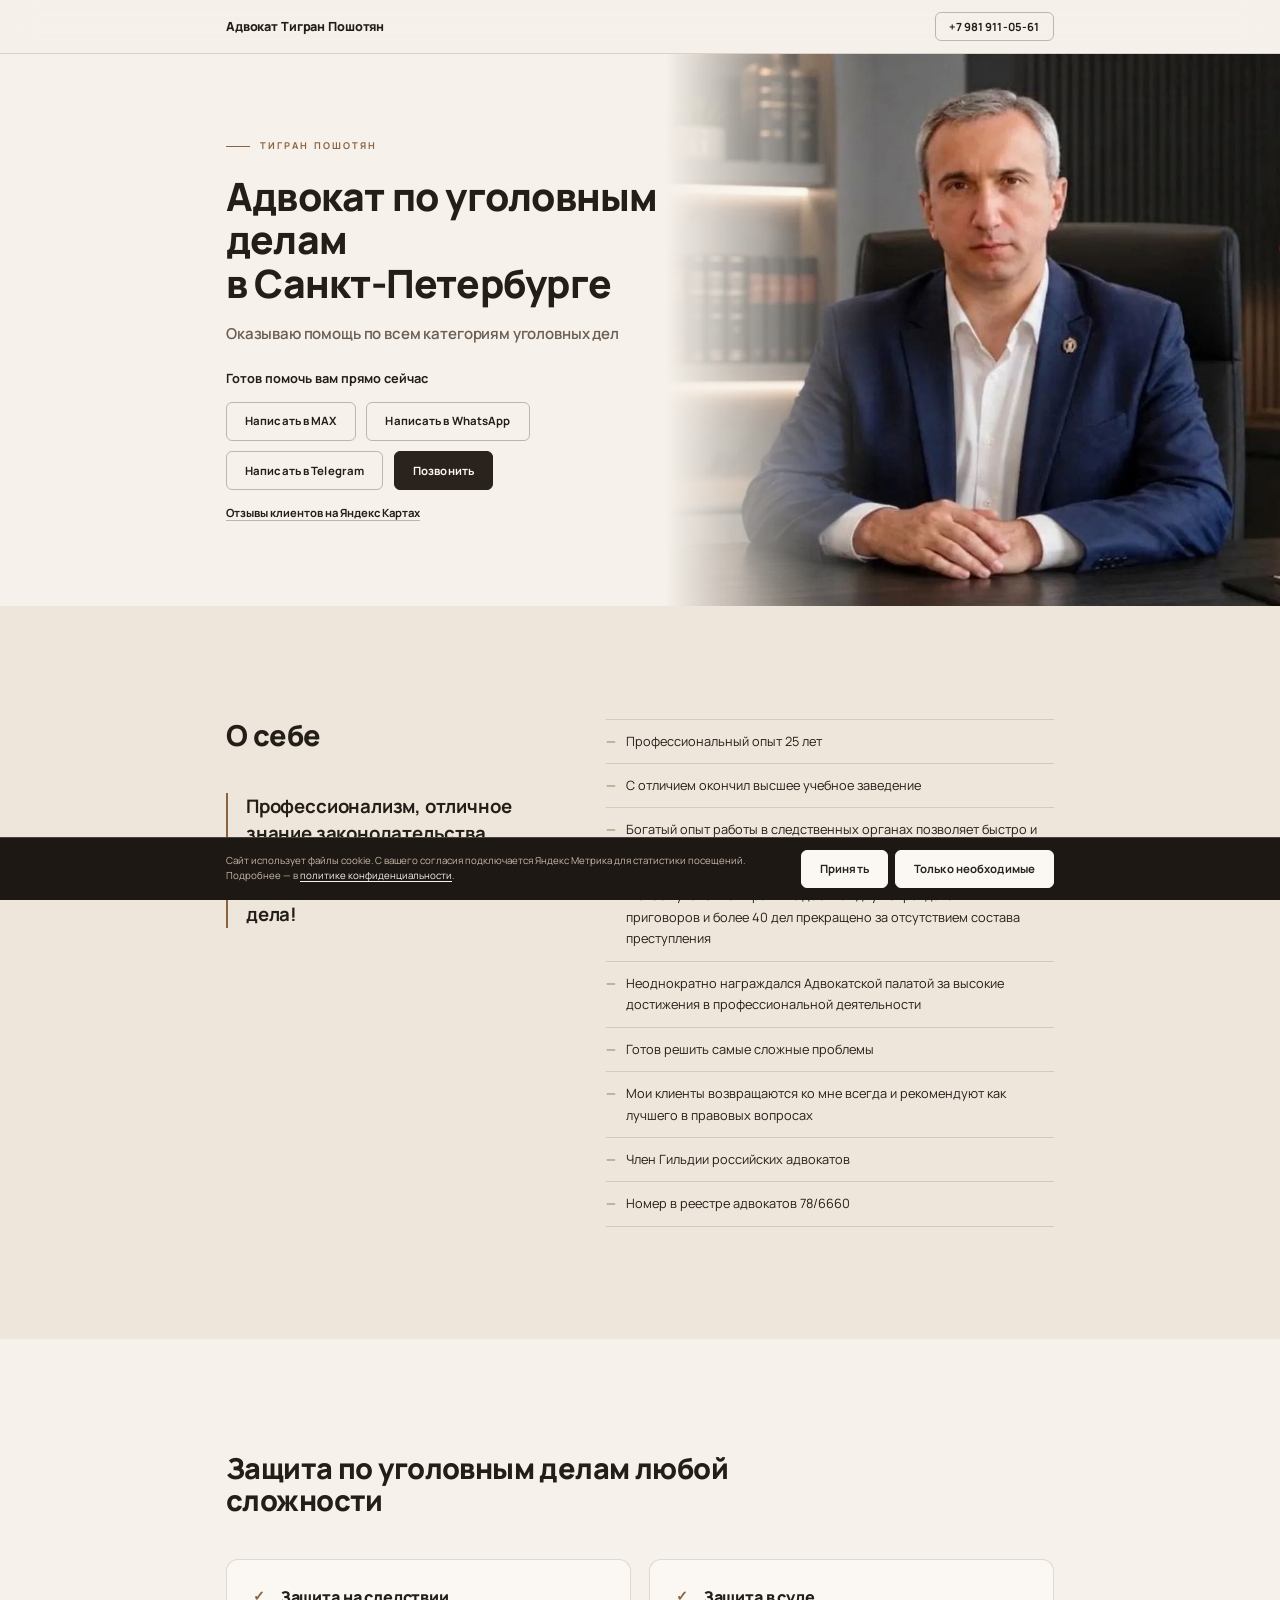
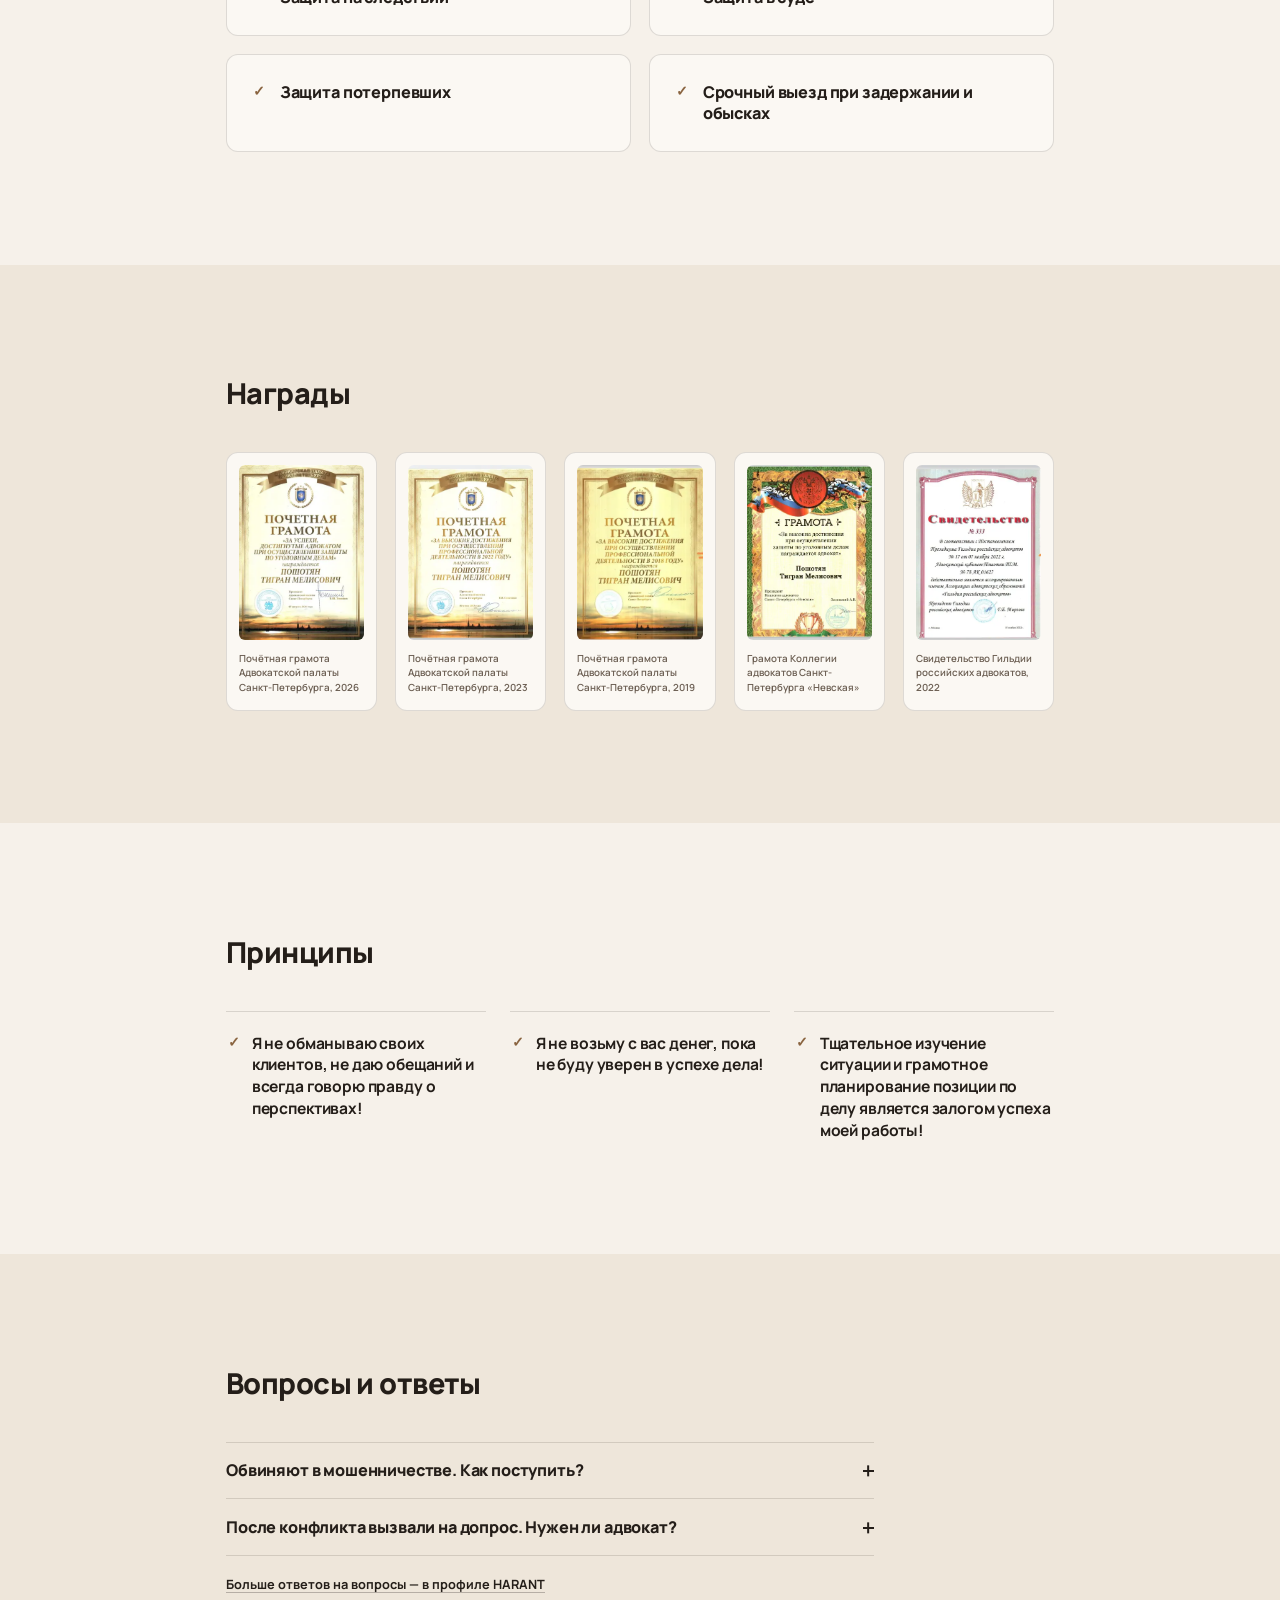
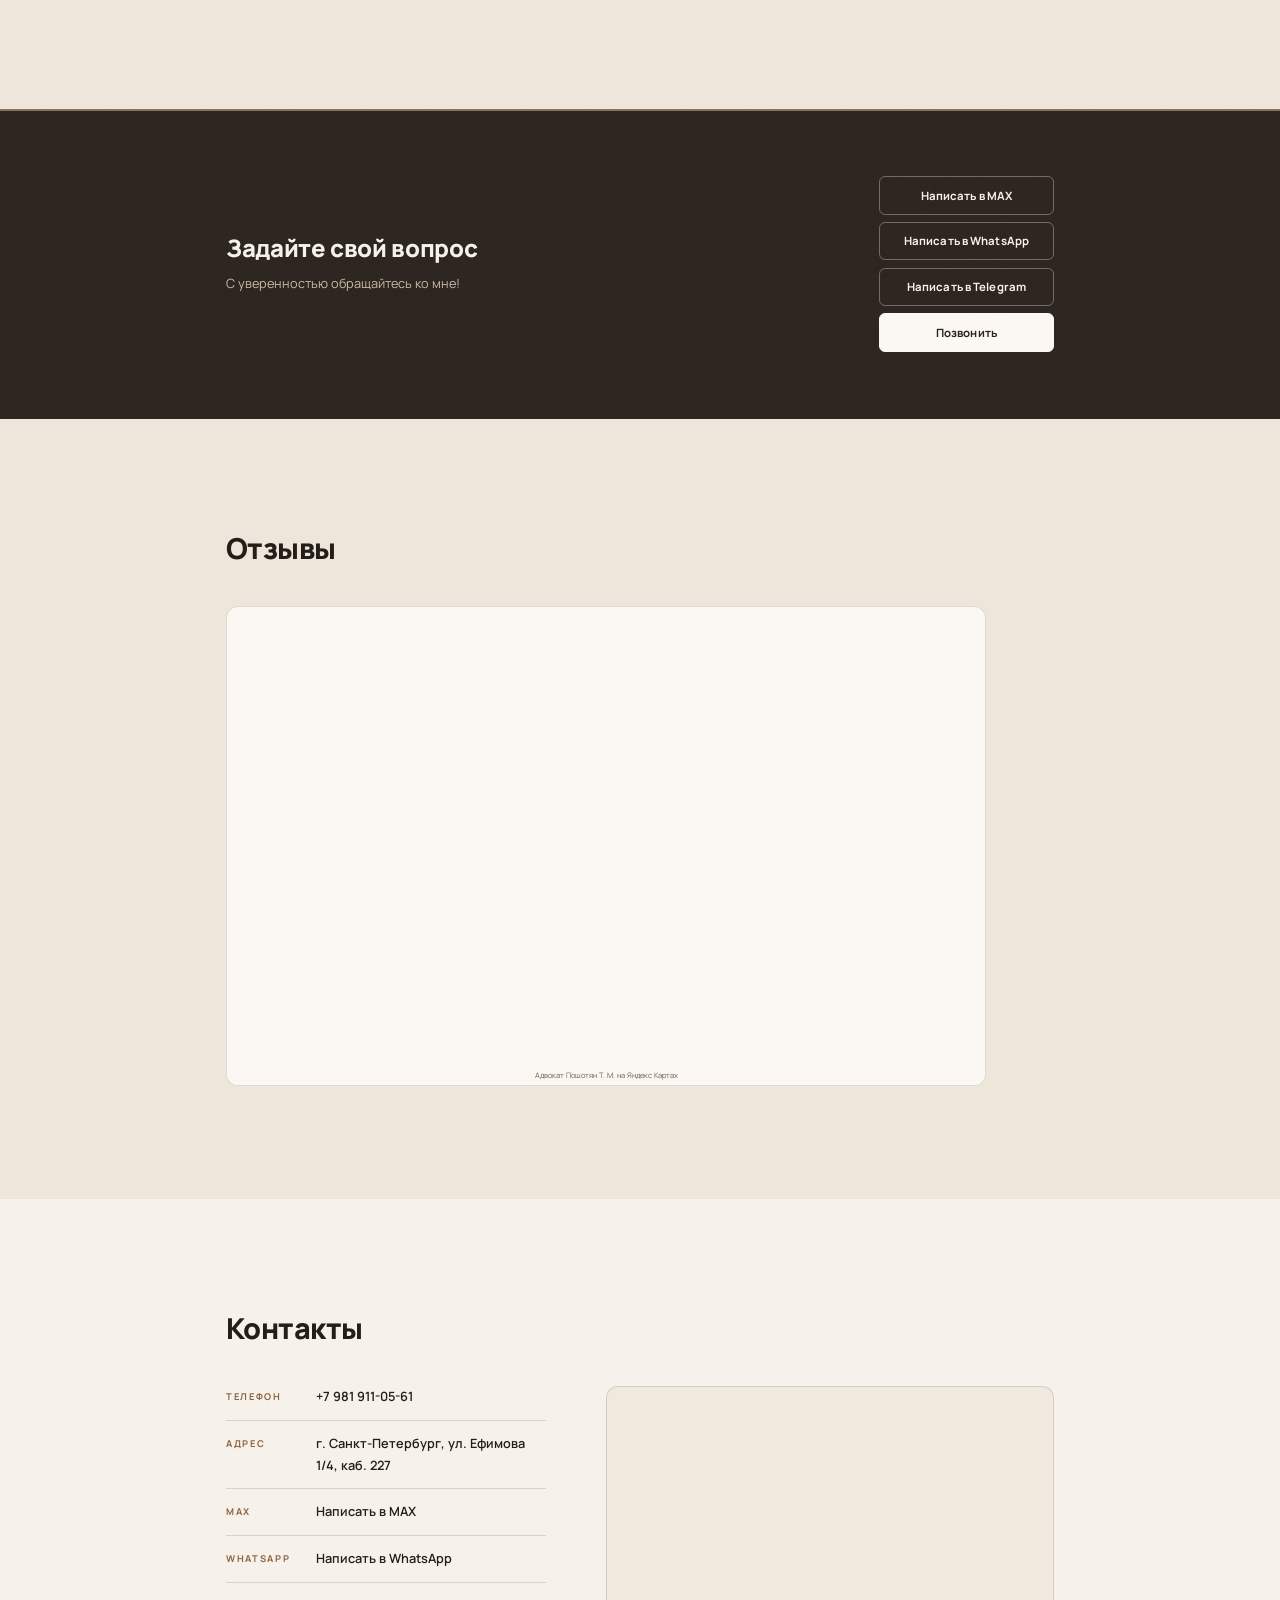
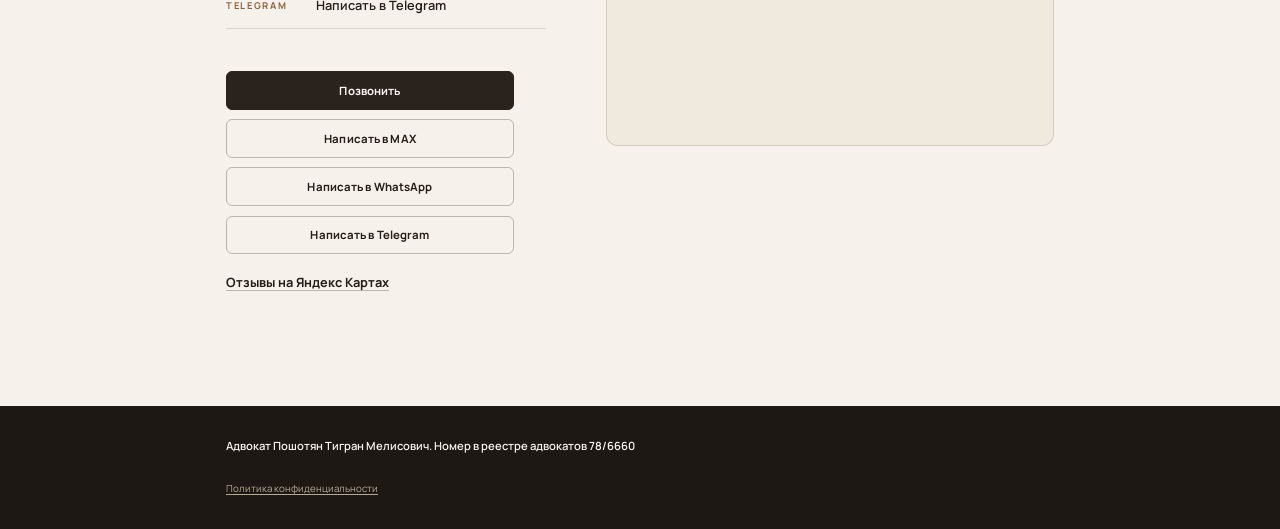
<file: index.html>
<!DOCTYPE html>
<html lang="ru">
<head>
<meta charset="utf-8">
<meta name="viewport" content="width=device-width, initial-scale=1">
<title>Адвокат по уголовным делам в Санкт-Петербурге — Тигран Пошотян</title>
<meta name="description" content="Адвокат Тигран Пошотян: помощь по всем категориям уголовных дел в Санкт-Петербурге. Стаж работы 25 лет, номер в реестре адвокатов 78/6660. Ул. Ефимова 1/4, каб. 227.">
<link rel="canonical" href="https://адвокат-пошотян.рф/">
<meta property="og:type" content="website">
<meta property="og:locale" content="ru_RU">
<meta property="og:url" content="https://адвокат-пошотян.рф/">
<meta property="og:title" content="Адвокат по уголовным делам в Санкт-Петербурге — Тигран Пошотян">
<meta property="og:description" content="Помощь по всем категориям уголовных дел. Стаж работы 25 лет, номер в реестре адвокатов 78/6660.">
<meta property="og:image" content="https://адвокат-пошотян.рф/img/og.jpg">
<meta property="og:image:width" content="1200">
<meta property="og:image:height" content="630">
<meta name="theme-color" content="#f6f1ea">
<meta name="format-detection" content="telephone=no">
<link rel="icon" href="favicon.svg" type="image/svg+xml">
<link rel="preload" href="fonts/manrope-cyrillic.woff2" as="font" type="font/woff2" crossorigin>
<link rel="stylesheet" href="css/style.css">
<script type="application/ld+json">
{
  "@context": "https://schema.org",
  "@graph": [
    {
      "@type": "WebPage",
      "@id": "https://адвокат-пошотян.рф/#webpage",
      "url": "https://адвокат-пошотян.рф/",
      "name": "Адвокат по уголовным делам в Санкт-Петербурге — Тигран Пошотян",
      "inLanguage": "ru",
      "about": { "@id": "https://адвокат-пошотян.рф/#service" },
      "primaryImageOfPage": "https://адвокат-пошотян.рф/img/og.jpg"
    },
    {
      "@type": "Person",
      "@id": "https://адвокат-пошотян.рф/#person",
      "name": "Пошотян Тигран Мелисович",
      "jobTitle": "Адвокат",
      "image": "https://адвокат-пошотян.рф/img/photo.webp",
      "telephone": "+79819110561",
      "memberOf": { "@type": "Organization", "name": "Гильдия российских адвокатов" },
      "identifier": { "@type": "PropertyValue", "name": "Номер в реестре адвокатов", "value": "78/6660" },
      "worksFor": { "@id": "https://адвокат-пошотян.рф/#service" }
    },
    {
      "@type": "LegalService",
      "@id": "https://адвокат-пошотян.рф/#service",
      "name": "Адвокат Тигран Пошотян",
      "url": "https://адвокат-пошотян.рф/",
      "image": "https://адвокат-пошотян.рф/img/og.jpg",
      "telephone": "+79819110561",
      "areaServed": "Санкт-Петербург",
      "founder": { "@id": "https://адвокат-пошотян.рф/#person" },
      "address": {
        "@type": "PostalAddress",
        "addressCountry": "RU",
        "addressLocality": "Санкт-Петербург",
        "streetAddress": "ул. Ефимова 1/4, каб. 227"
      }
    }
  ]
}
</script>
</head>
<body>

<header class="header">
  <div class="container header__inner">
    <a class="header__brand" href="#top">Адвокат Тигран Пошотян</a>
    <a class="btn btn--ghost header__phone" href="tel:+79819110561">+7 981 911-05-61</a>
  </div>
</header>

<main id="top">

  <section class="hero theme-light">
    <div class="hero__figure">
      <img src="img/photo-new.jpeg" width="1216" height="871" alt="Адвокат Тигран Пошотян за рабочим столом в кабинете" fetchpriority="high">
    </div>
    <div class="container hero__content">
      <div class="hero__text">
        <p class="sheet-label hero__case-label">Тигран Пошотян</p>
        <h1 class="hero__title">Адвокат по уголовным делам в&nbsp;<span class="nowrap">Санкт-Петербурге</span></h1>
        <p class="hero__subtitle">Оказываю помощь по всем категориям уголовных дел</p>
        <p class="hero__lead">Готов помочь вам прямо сейчас</p>
        <div class="hero__actions">
          <a class="btn btn--ghost" href="https://max.ru/u/f9LHodD0cOKtpyRisGTuy9ZEbTRJXF3Lg-tRuspA86p2DGd3W7ikaqc-hnw" target="_blank" rel="noopener">Написать в MAX</a>
          <a class="btn btn--ghost" href="https://wa.me/79819110561" target="_blank" rel="noopener">Написать в WhatsApp</a>
          <a class="btn btn--ghost" href="https://t.me/+79819110561" target="_blank" rel="noopener">Написать в Telegram</a>
          <a class="btn btn--primary" href="tel:+79819110561">Позвонить</a>
        </div>
        <p class="hero__reviews"><a class="link" href="https://yandex.ru/maps/org/advokat_poshotyan_t_m_/52645790396/reviews/" target="_blank" rel="noopener">Отзывы клиентов на Яндекс Картах</a></p>
      </div>
    </div>
  </section>

  <section class="section theme-paper" id="about">
    <div class="container about">
      <div class="about__intro">
        <h2 class="section__title">О себе</h2>
        <p class="about__quote">Профессионализм, отличное знание законодательства, большой опыт работы — успешный результат Вашего дела!</p>
      </div>
      <ul class="check-list">
        <li>Профессиональный опыт 25&nbsp;лет</li>
        <li>С отличием окончил высшее учебное заведение</li>
        <li>Богатый опыт работы в следственных органах позволяет быстро и правильно ориентироваться в ситуации</li>
        <li>В своей уголовной практике добился двух оправдательных приговоров и более 40&nbsp;дел прекращено за отсутствием состава преступления</li>
        <li>Неоднократно награждался Адвокатской палатой за высокие достижения в профессиональной деятельности</li>
        <li>Готов решить самые сложные проблемы</li>
        <li>Мои клиенты возвращаются ко мне всегда и рекомендуют как лучшего в правовых вопросах</li>
        <li>Член Гильдии российских адвокатов</li>
        <li>Номер в реестре адвокатов 78/6660</li>
      </ul>
    </div>
  </section>

  <!-- SERVICES-LIST -->
  <section class="section theme-light" id="services">
    <div class="container">
      <h2 class="section__title">Защита по уголовным делам любой сложности</h2>
      <ul class="services">
        <li class="service"><span class="list-check" aria-hidden="true"></span><span>Защита на следствии</span></li>
        <li class="service"><span class="list-check" aria-hidden="true"></span><span>Защита в суде</span></li>
        <li class="service"><span class="list-check" aria-hidden="true"></span><span>Защита потерпевших</span></li>
        <li class="service"><span class="list-check" aria-hidden="true"></span><span>Срочный выезд при задержании и обысках</span></li>
      </ul>
    </div>
  </section>
  <!-- /SERVICES-LIST -->

  <section class="section theme-paper" id="awards">
    <div class="container">
      <h2 class="section__title">Награды</h2>
      <ul class="awards">
        <li>
          <a class="award" href="img/award-2026.webp" data-w="965" data-h="1320">
            <img src="img/award-2026-sm.webp" width="360" height="492" loading="lazy" alt="Почётная грамота Адвокатской палаты Санкт-Петербурга, 2026 год">
            <span>Почётная грамота Адвокатской палаты Санкт-Петербурга, 2026</span>
          </a>
        </li>
        <li>
          <a class="award" href="img/award-2023.webp" data-w="1018" data-h="1375">
            <img src="img/award-2023-sm.webp" width="360" height="486" loading="lazy" alt="Почётная грамота Адвокатской палаты Санкт-Петербурга, 2023 год">
            <span>Почётная грамота Адвокатской палаты Санкт-Петербурга, 2023</span>
          </a>
        </li>
        <li>
          <a class="award" href="img/award-2019.webp" data-w="1002" data-h="1354">
            <img src="img/award-2019-sm.webp" width="360" height="486" loading="lazy" alt="Почётная грамота Адвокатской палаты Санкт-Петербурга, 2019 год">
            <span>Почётная грамота Адвокатской палаты Санкт-Петербурга, 2019</span>
          </a>
        </li>
        <li>
          <a class="award" href="img/award-nevskaya.webp" data-w="997" data-h="1366">
            <img src="img/award-nevskaya-sm.webp" width="360" height="493" loading="lazy" alt="Грамота Коллегии адвокатов Санкт-Петербурга «Невская»">
            <span>Грамота Коллегии адвокатов Санкт-Петербурга «Невская»</span>
          </a>
        </li>
        <li>
          <a class="award" href="img/guild-certificate.webp" data-w="981" data-h="1375">
            <img src="img/guild-certificate-sm.webp" width="360" height="505" loading="lazy" alt="Свидетельство Гильдии российских адвокатов, 2022 год">
            <span>Свидетельство Гильдии российских адвокатов, 2022</span>
          </a>
        </li>
      </ul>
    </div>
  </section>

  <section class="section theme-light" id="principles">
    <div class="container">
      <h2 class="section__title">Принципы</h2>
      <ul class="steps">
        <li class="step"><span class="list-check" aria-hidden="true"></span><span>Я не обманываю своих клиентов, не даю обещаний и всегда говорю правду о перспективах!</span></li>
        <li class="step"><span class="list-check" aria-hidden="true"></span><span>Я не возьму с вас денег, пока не буду уверен в успехе дела!</span></li>
        <li class="step"><span class="list-check" aria-hidden="true"></span><span>Тщательное изучение ситуации и грамотное планирование позиции по делу является залогом успеха моей работы!</span></li>
      </ul>
    </div>
  </section>

  <section class="section theme-paper" id="faq">
    <div class="container">
      <h2 class="section__title">Вопросы и ответы</h2>
      <div class="accordion accordion--lines">
        <article class="acc">
          <h3 class="acc__heading">
            <button class="acc__head" type="button" aria-expanded="false" aria-controls="faq-panel-1" id="faq-head-1">
              <span class="acc__title">Обвиняют в мошенничестве. Как поступить?</span>
              <span class="acc__marker" aria-hidden="true"></span>
            </button>
          </h3>
          <div class="acc__panel" id="faq-panel-1" role="region" aria-labelledby="faq-head-1">
            <div class="acc__body">
              <p>Здравствуйте. Чтобы дать более подробный ответ, желательно получить больше информации. В любом случае, вам надо тщательно разобрать вашу ситуацию с адвокатом.</p>
            </div>
          </div>
        </article>
        <article class="acc">
          <h3 class="acc__heading">
            <button class="acc__head" type="button" aria-expanded="false" aria-controls="faq-panel-2" id="faq-head-2">
              <span class="acc__title">После конфликта вызвали на допрос. Нужен ли адвокат?</span>
              <span class="acc__marker" aria-hidden="true"></span>
            </button>
          </h3>
          <div class="acc__panel" id="faq-panel-2" role="region" aria-labelledby="faq-head-2">
            <div class="acc__body">
              <p>Здравствуйте. Вам обязательно нужен адвокат. Обсудите с ним все детали произошедшего и сформируйте позицию.</p>
            </div>
          </div>
        </article>
      </div>
      <p class="faq__more"><a class="link" href="https://harant.ru/lawyers/sankt-peterburg/poshotyan-tigran-melisovich/" target="_blank" rel="noopener">Больше ответов на вопросы — в профиле HARANT</a></p>
    </div>
  </section>

  <section class="cta theme-dark" id="consult">
    <div class="container cta__inner">
      <div class="cta__text">
        <h2 class="cta__title">Задайте свой вопрос</h2>
        <p class="cta__desc">С уверенностью обращайтесь ко мне!</p>
      </div>
      <div class="cta__actions">
        <a class="btn btn--ghost" href="https://max.ru/u/f9LHodD0cOKtpyRisGTuy9ZEbTRJXF3Lg-tRuspA86p2DGd3W7ikaqc-hnw" target="_blank" rel="noopener">Написать в MAX</a>
        <a class="btn btn--ghost" href="https://wa.me/79819110561" target="_blank" rel="noopener">Написать в WhatsApp</a>
        <a class="btn btn--ghost" href="https://t.me/+79819110561" target="_blank" rel="noopener">Написать в Telegram</a>
        <a class="btn btn--primary" href="tel:+79819110561">Позвонить</a>
      </div>
    </div>
  </section>

  <section class="section theme-paper" id="reviews">
    <div class="container">
      <h2 class="section__title">Отзывы</h2>
      <div class="reviews-widget">
        <iframe src="https://yandex.ru/maps-reviews-widget/52645790396?comments" title="Отзывы об адвокате Пошотяне Тигране Мелисовиче на Яндекс Картах" loading="lazy"></iframe>
        <a href="https://yandex.ru/maps/org/advokat_poshotyan_t_m_/52645790396/" target="_blank" rel="noopener">Адвокат Пошотян Т. М. на Яндекс Картах</a>
      </div>
    </div>
  </section>

  <section class="section theme-light" id="contacts">
    <div class="container">
      <h2 class="section__title">Контакты</h2>
      <div class="contacts">
        <address class="contacts__info">
          <dl class="contacts__list">
            <div class="contacts__row">
              <dt>Телефон</dt>
              <dd><a class="contacts__link" href="tel:+79819110561">+7 981 911-05-61</a></dd>
            </div>
            <div class="contacts__row">
              <dt>Адрес</dt>
              <dd>г. Санкт-Петербург, ул. Ефимова 1/4, каб. 227</dd>
            </div>
            <div class="contacts__row">
              <dt>MAX</dt>
              <dd><a class="contacts__link" href="https://max.ru/u/f9LHodD0cOKtpyRisGTuy9ZEbTRJXF3Lg-tRuspA86p2DGd3W7ikaqc-hnw" target="_blank" rel="noopener">Написать в MAX</a></dd>
            </div>
            <div class="contacts__row">
              <dt>WhatsApp</dt>
              <dd><a class="contacts__link" href="https://wa.me/79819110561" target="_blank" rel="noopener">Написать в WhatsApp</a></dd>
            </div>
            <div class="contacts__row">
              <dt>Telegram</dt>
              <dd><a class="contacts__link" href="https://t.me/+79819110561" target="_blank" rel="noopener">Написать в Telegram</a></dd>
            </div>
          </dl>
          <div class="contacts__actions">
            <a class="btn btn--primary btn--wide" href="tel:+79819110561">Позвонить</a>
            <a class="btn btn--ghost btn--wide" href="https://max.ru/u/f9LHodD0cOKtpyRisGTuy9ZEbTRJXF3Lg-tRuspA86p2DGd3W7ikaqc-hnw" target="_blank" rel="noopener">Написать в MAX</a>
            <a class="btn btn--ghost btn--wide" href="https://wa.me/79819110561" target="_blank" rel="noopener">Написать в WhatsApp</a>
            <a class="btn btn--ghost btn--wide" href="https://t.me/+79819110561" target="_blank" rel="noopener">Написать в Telegram</a>
          </div>
          <p class="contacts__more"><a class="link" href="https://yandex.ru/maps/org/advokat_poshotyan_t_m_/52645790396/reviews/" target="_blank" rel="noopener">Отзывы на Яндекс Картах</a></p>
        </address>
        <div class="contacts__map">
          <iframe class="map__frame" src="https://yandex.ru/map-widget/v1/org/advokat_poshotyan_t_m_/52645790396/" width="640" height="400" loading="lazy" title="Карта: Санкт-Петербург, ул. Ефимова 1/4" allowfullscreen></iframe>
        </div>
      </div>
    </div>
  </section>

</main>

<footer class="footer">
  <div class="container footer__inner">
    <p class="footer__name">Адвокат Пошотян Тигран Мелисович. Номер в реестре адвокатов 78/6660</p>
    <p class="footer__legal"><a href="policy.html">Политика конфиденциальности</a></p>
  </div>
</footer>

<dialog class="lightbox" id="lightbox" aria-label="Просмотр документа">
  <button class="lightbox__close" type="button" aria-label="Закрыть">&times;</button>
</dialog>

<div class="cookie" id="cookie" role="region" aria-label="Файлы cookie" hidden>
  <div class="container cookie__inner">
    <p class="cookie__text">Сайт использует файлы cookie. С вашего согласия подключается Яндекс Метрика для статистики посещений. Подробнее&nbsp;— в <a href="policy.html">политике конфиденциальности</a>.</p>
    <div class="cookie__actions">
      <button class="btn btn--primary cookie__btn" type="button" data-cookie="all">Принять</button>
      <button class="btn btn--primary cookie__btn" type="button" data-cookie="necessary">Только необходимые</button>
    </div>
  </div>
</div>

<script src="js/main.js" defer></script>
</body>
</html>
</file>
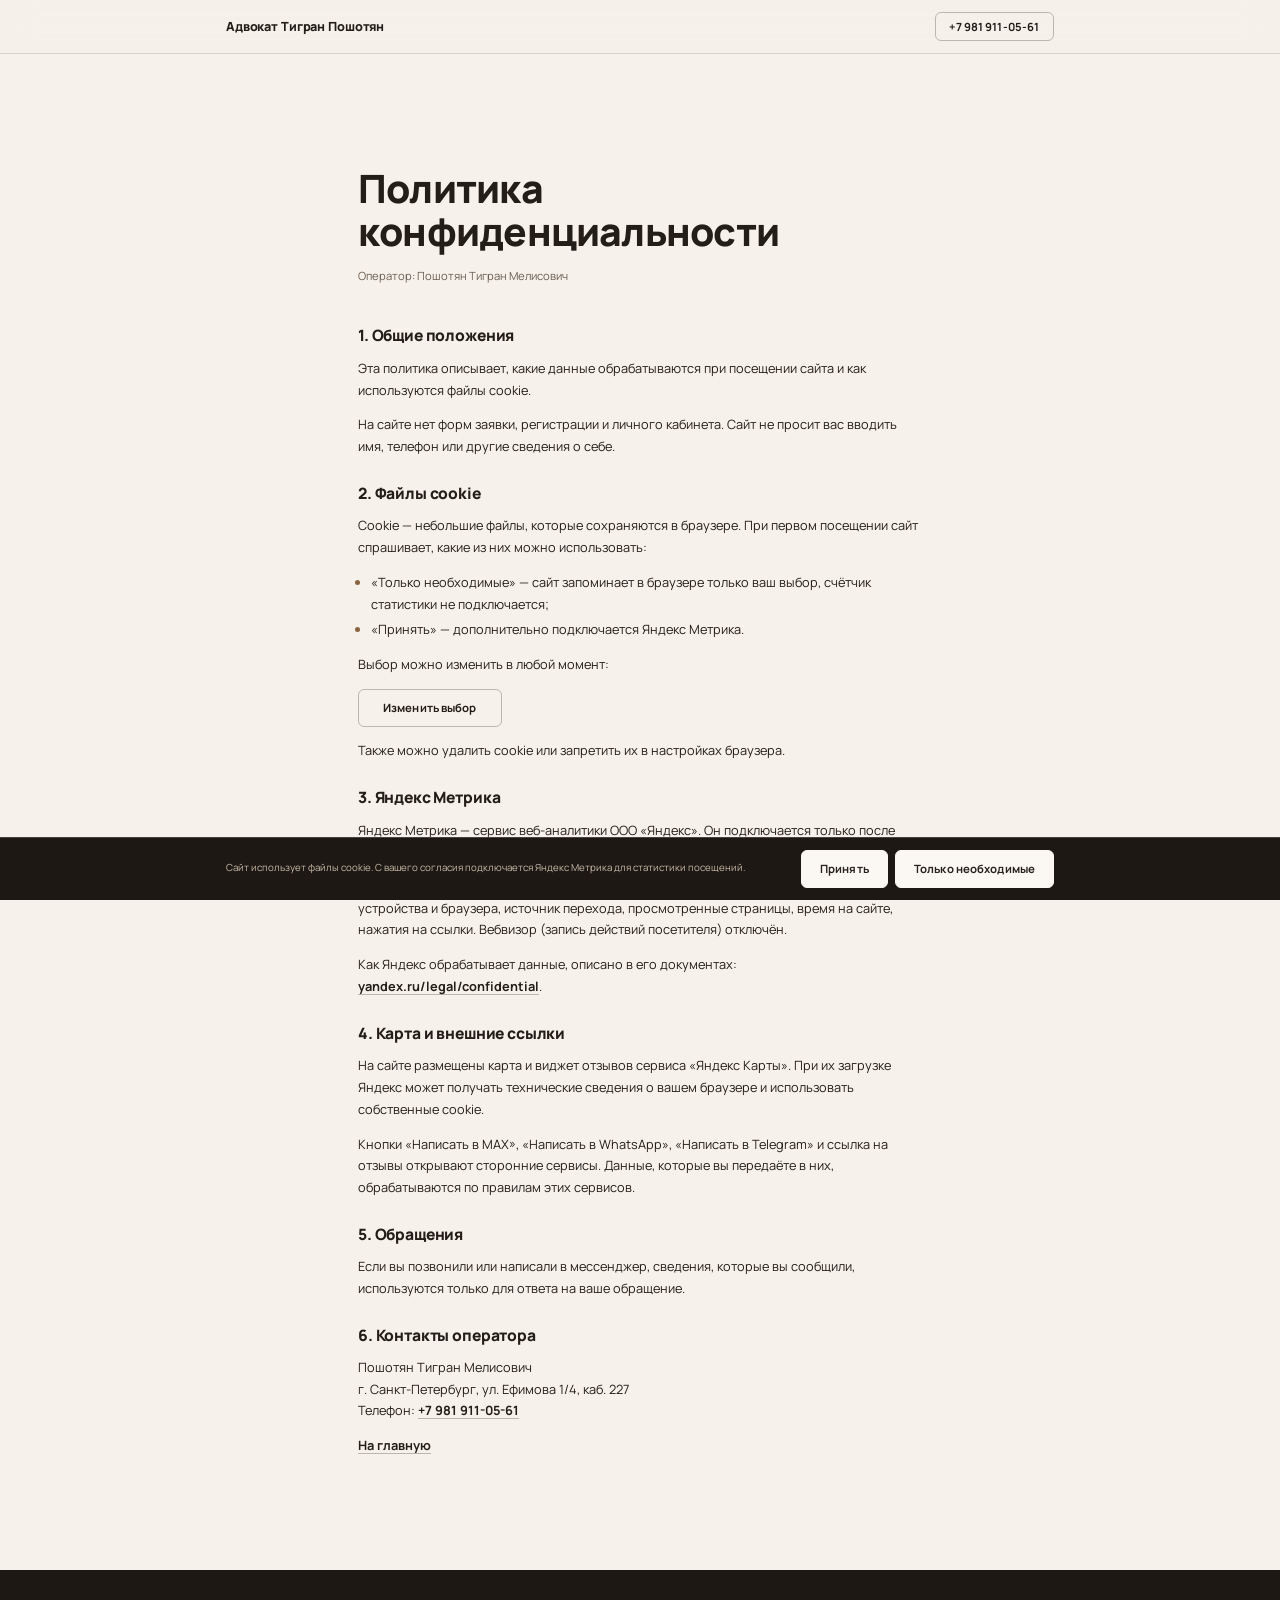
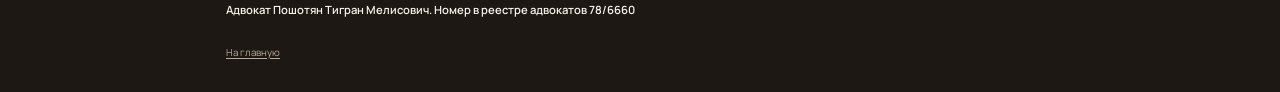
<file: policy.html>
<!DOCTYPE html>
<html lang="ru">
<head>
<meta charset="utf-8">
<meta name="viewport" content="width=device-width, initial-scale=1">
<title>Политика конфиденциальности — адвокат Тигран Пошотян</title>
<meta name="description" content="Политика конфиденциальности сайта адвоката Пошотяна Тиграна Мелисовича: файлы cookie и Яндекс Метрика.">
<link rel="canonical" href="https://адвокат-пошотян.рф/policy.html">
<meta name="theme-color" content="#f6f1ea">
<meta name="format-detection" content="telephone=no">
<link rel="icon" href="favicon.svg" type="image/svg+xml">
<link rel="preload" href="fonts/manrope-cyrillic.woff2" as="font" type="font/woff2" crossorigin>
<link rel="stylesheet" href="css/style.css">
</head>
<body>

<header class="header">
  <div class="container header__inner">
    <a class="header__brand" href="index.html">Адвокат Тигран Пошотян</a>
    <a class="btn btn--ghost header__phone" href="tel:+79819110561">+7 981 911-05-61</a>
  </div>
</header>

<main class="section theme-light legal-page">
  <div class="container container--narrow">
    <h1>Политика конфиденциальности</h1>
    <p class="legal__meta">Оператор: Пошотян Тигран Мелисович</p>

    <div class="legal">
      <h2>1. Общие положения</h2>
      <p>Эта политика описывает, какие данные обрабатываются при посещении сайта и как используются файлы cookie.</p>
      <p>На сайте нет форм заявки, регистрации и личного кабинета. Сайт не просит вас вводить имя, телефон или другие сведения о себе.</p>

      <h2>2. Файлы cookie</h2>
      <p>Cookie&nbsp;— небольшие файлы, которые сохраняются в браузере. При первом посещении сайт спрашивает, какие из них можно использовать:</p>
      <ul class="legal__list">
        <li>«Только необходимые»&nbsp;— сайт запоминает в браузере только ваш выбор, счётчик статистики не подключается;</li>
        <li>«Принять»&nbsp;— дополнительно подключается Яндекс Метрика.</li>
      </ul>
      <p>Выбор можно изменить в любой момент:</p>
      <p><button class="btn btn--ghost" type="button" data-cookie-reset>Изменить выбор</button></p>
      <p>Также можно удалить cookie или запретить их в настройках браузера.</p>

      <h2>3. Яндекс Метрика</h2>
      <p>Яндекс Метрика&nbsp;— сервис веб-аналитики ООО «Яндекс». Он подключается только после нажатия кнопки «Принять» и нужен для статистики посещений сайта.</p>
      <p>Метрика использует cookie и получает обезличенные сведения о посещении: IP-адрес, тип устройства и браузера, источник перехода, просмотренные страницы, время на сайте, нажатия на ссылки. Вебвизор (запись действий посетителя) отключён.</p>
      <p>Как Яндекс обрабатывает данные, описано в его документах: <a class="link" href="https://yandex.ru/legal/confidential/" target="_blank" rel="noopener">yandex.ru/legal/confidential</a>.</p>

      <h2>4. Карта и внешние ссылки</h2>
      <p>На сайте размещены карта и виджет отзывов сервиса «Яндекс Карты». При их загрузке Яндекс может получать технические сведения о вашем браузере и использовать собственные cookie.</p>
      <p>Кнопки «Написать в MAX», «Написать в WhatsApp», «Написать в Telegram» и ссылка на отзывы открывают сторонние сервисы. Данные, которые вы передаёте в них, обрабатываются по правилам этих сервисов.</p>

      <h2>5. Обращения</h2>
      <p>Если вы позвонили или написали в мессенджер, сведения, которые вы сообщили, используются только для ответа на ваше обращение.</p>

      <h2>6. Контакты оператора</h2>
      <p>Пошотян Тигран Мелисович<br>
      г. Санкт-Петербург, ул. Ефимова 1/4, каб. 227<br>
      Телефон: <a class="link" href="tel:+79819110561">+7 981 911-05-61</a></p>

      <p><a class="link" href="index.html">На главную</a></p>
    </div>
  </div>
</main>

<footer class="footer">
  <div class="container footer__inner">
    <p class="footer__name">Адвокат Пошотян Тигран Мелисович. Номер в реестре адвокатов 78/6660</p>
    <p class="footer__legal"><a href="index.html">На главную</a></p>
  </div>
</footer>

<div class="cookie" id="cookie" role="region" aria-label="Файлы cookie" hidden>
  <div class="container cookie__inner">
    <p class="cookie__text">Сайт использует файлы cookie. С вашего согласия подключается Яндекс Метрика для статистики посещений.</p>
    <div class="cookie__actions">
      <button class="btn btn--primary cookie__btn" type="button" data-cookie="all">Принять</button>
      <button class="btn btn--primary cookie__btn" type="button" data-cookie="necessary">Только необходимые</button>
    </div>
  </div>
</div>

<script src="js/main.js" defer></script>
</body>
</html>
</file>
<file: css/style.css>
/* ============================================================
   Адвокат Пошотян Т. М. — одностраничный лендинг
   Схема: светлая и тёплая, под фото — кремовый фон, тёплый
   тёмно-коричневый акцент. Тёмные — только полоса консультации,
   подвал и плашка cookie.
   Порядок файла: 0. шрифт · 1. переменные · 2. сброс
   3. типографика · 4. layout и темы · 5. компоненты · 6. медиазапросы
   Анимаций нет: движение только на hover.
   ============================================================ */

/* ---------- 0. Шрифт (локальный, без внешнего CDN) ----------
   Manrope переменный 300–800. Подмножества по unicode-range:
   браузер скачает только нужные (кириллица + латиница). */
@font-face {
  font-family: 'Manrope';
  font-style: normal;
  font-weight: 300 800;
  font-display: swap;
  src: url('../fonts/manrope-cyrillic.woff2') format('woff2');
  unicode-range: U+0301, U+0400-045F, U+0490-0491, U+04B0-04B1, U+2116;
}
@font-face {
  font-family: 'Manrope';
  font-style: normal;
  font-weight: 300 800;
  font-display: swap;
  src: url('../fonts/manrope-cyrillic-ext.woff2') format('woff2');
  unicode-range: U+0460-052F, U+1C80-1C8A, U+20B4, U+2DE0-2DFF, U+A640-A69F, U+FE2E-FE2F;
}
@font-face {
  font-family: 'Manrope';
  font-style: normal;
  font-weight: 300 800;
  font-display: swap;
  src: url('../fonts/manrope-latin.woff2') format('woff2');
  unicode-range: U+0000-00FF, U+0131, U+0152-0153, U+02BB-02BC, U+02C6, U+02DA, U+02DC, U+0304, U+0308, U+0329, U+2000-206F, U+20AC, U+2122, U+2191, U+2193, U+2212, U+2215, U+FEFF, U+FFFD;
}
@font-face {
  font-family: 'Manrope';
  font-style: normal;
  font-weight: 300 800;
  font-display: swap;
  src: url('../fonts/manrope-latin-ext.woff2') format('woff2');
  unicode-range: U+0100-02BA, U+02BD-02C5, U+02C7-02CC, U+02CE-02D7, U+02DD-02FF, U+0304, U+0308, U+0329, U+1D00-1DBF, U+1E00-1E9F, U+1EF2-1EFF, U+2020, U+20A0-20AB, U+20AD-20C0, U+2113, U+2C60-2C7F, U+A720-A7FF;
}

/* ---------- 1. Переменные ---------- */
:root {
  /* Палитра: крем под тёплый свет на фото, кофейный — под тёмный кабинет */
  --cream-50: #fbf8f3;     /* карточки на светлом */
  --cream-100: #f6f1ea;    /* основной фон */
  --cream-200: #eee6da;    /* альтернативный фон, на тон плотнее */
  --espresso-950: #1d1814; /* подвал, плашка cookie */
  --espresso-900: #2a221c; /* тёмная полоса, основная кнопка */
  --espresso-800: #3a2f26; /* поверхности на тёмном */
  --bronze: #8a6440;       /* акцент на светлом: номера, подписи */
  --bronze-light: #c8a57f; /* акцент на тёмном */
  --ink: #241e19;          /* текст на светлом */
  --slate: #6b5e52;        /* вторичный текст на светлом */

  /* Тема по умолчанию — светлая */
  --bg: var(--cream-100);
  --bg-alt: var(--cream-200);
  --fg: var(--ink);
  --muted: var(--slate);
  --label: var(--bronze);
  --line: rgba(36, 30, 25, 0.14);
  --line-strong: rgba(36, 30, 25, 0.28);
  --card: var(--cream-50);
  --cta-bg: var(--espresso-900);
  --cta-fg: var(--cream-50);

  --font: "Manrope", "Segoe UI", "Arial", sans-serif;

  /* Шкала размеров */
  --fs-h1: clamp(1.75rem, 1.1rem + 3vw, 3.25rem);
  --fs-h2: clamp(1.5rem, 1.15rem + 1.6vw, 2.4rem);
  --fs-h3: clamp(1.1rem, 1rem + 0.5vw, 1.35rem);
  --fs-body: 1.0625rem;
  --fs-small: 0.9375rem;
  --fs-micro: 0.8125rem;

  /* Отступы и сетка */
  --space-section: clamp(4.5rem, 3rem + 6vw, 9.5rem);
  --space-block: clamp(2rem, 1.5rem + 2vw, 3.5rem);
  --container: 74rem;
  --gutter: clamp(1.25rem, 4vw, 2.5rem);

  /* Радиусы */
  --radius-s: 6px;
  --radius-m: 12px;

  /* Hover: плавно и медленно */
  --ease-out: cubic-bezier(0.22, 1, 0.36, 1);
  --t-hover: 0.7s;

  --header-h: 4.5rem;

  color-scheme: only light;
}

.theme-light {
  --bg: var(--cream-100);
  --bg-alt: var(--cream-200);
  --card: var(--cream-50);
}

.theme-paper {
  --bg: var(--cream-200);
  --bg-alt: var(--cream-100);
  --card: var(--cream-50);
}

.theme-dark {
  --bg: var(--espresso-900);
  --bg-alt: var(--espresso-800);
  --fg: #f6f1ea;
  --muted: #c9baa8;
  --label: var(--bronze-light);
  --line: rgba(246, 241, 234, 0.16);
  --line-strong: rgba(246, 241, 234, 0.34);
  --card: var(--espresso-800);
  --cta-bg: var(--cream-50);
  --cta-fg: var(--espresso-900);
}

/* ---------- 2. Сброс ---------- */
*,
*::before,
*::after {
  box-sizing: border-box;
  margin: 0;
  padding: 0;
}

html {
  -webkit-text-size-adjust: 100%;
  scroll-padding-top: calc(var(--header-h) + 1rem);
}

/* Плотность десктопа, как у эталона: макет на rem и clamp(),
   уменьшение базового кегля пропорционально ужимает всё.
   Мобайл (ниже 64em) не трогаем. */
@media (min-width: 64.01em) {
  html { font-size: 75%; }
}

body {
  min-height: 100vh;
  text-rendering: optimizeLegibility;
  -webkit-font-smoothing: antialiased;
}

img {
  display: block;
  max-width: 100%;
  height: auto;
}

ul,
ol {
  list-style: none;
}

a {
  color: inherit;
}

button {
  font: inherit;
  color: inherit;
  background: none;
  border: 0;
  cursor: pointer;
}

address {
  font-style: normal;
}

/* ---------- 3. Типографика ---------- */
body {
  font-family: var(--font);
  font-size: var(--fs-body);
  font-weight: 400;
  line-height: 1.7;
  color: var(--fg);
  background-color: var(--cream-100);
}

h1,
h2,
h3 {
  font-weight: 800;
  line-height: 1.12;
  letter-spacing: -0.02em;
}

h1 { font-size: var(--fs-h1); }
h2 { font-size: var(--fs-h2); }

p + p {
  margin-top: 1em;
}

::selection {
  background: var(--espresso-900);
  color: var(--cream-50);
}

:focus-visible {
  outline: 2px solid var(--bronze);
  outline-offset: 3px;
  border-radius: 2px;
}

.theme-dark :focus-visible,
.footer :focus-visible,
.cookie :focus-visible {
  outline-color: var(--cream-50);
}

.nowrap { white-space: nowrap; }

/* ---------- 4. Layout и темы секций ---------- */
.container {
  max-width: var(--container);
  margin-inline: auto;
  padding-inline: var(--gutter);
}

.container--narrow {
  max-width: 52rem;
}

.section {
  position: relative;
  padding-block: var(--space-section);
  background: var(--bg);
  color: var(--fg);
}

.section > .container {
  position: relative;
  z-index: 1;
}

/* Плёночное зерно на тёмных блоках: убирает «пластиковую» гладкость */
.theme-dark::after {
  content: "";
  position: absolute;
  inset: 0;
  z-index: 0;
  pointer-events: none;
  background-image: url("data:image/svg+xml,%3Csvg xmlns='http://www.w3.org/2000/svg' width='160' height='160'%3E%3Cfilter id='n'%3E%3CfeTurbulence type='fractalNoise' baseFrequency='0.9' numOctaves='2' stitchTiles='stitch'/%3E%3CfeColorMatrix type='saturate' values='0'/%3E%3C/filter%3E%3Crect width='100%25' height='100%25' filter='url(%23n)'/%3E%3C/svg%3E");
  background-size: 160px;
  opacity: 0.05;
}

.section__title {
  max-width: 46rem;
  margin-bottom: var(--space-block);
}

/* ---------- 5. Компоненты ---------- */

/* Подпись над заголовком: черта + капитель */
.sheet-label {
  margin-bottom: 1.5rem;
  font-size: 0.78rem;
  font-weight: 700;
  letter-spacing: 0.22em;
  text-transform: uppercase;
  color: var(--label);
}

.sheet-label::before {
  content: "";
  display: inline-block;
  width: 2rem;
  height: 1px;
  margin-right: 0.85rem;
  vertical-align: middle;
  background: currentColor;
}

/* Кнопки */
.btn {
  display: inline-block;
  padding: 0.95rem 2rem;
  border: 1px solid transparent;
  border-radius: var(--radius-s);
  font-weight: 700;
  font-size: 0.95rem;
  letter-spacing: 0.01em;
  line-height: 1.2;
  text-align: center;
  text-decoration: none;
  cursor: pointer;
  transition:
    background-color var(--t-hover) var(--ease-out),
    border-color var(--t-hover) var(--ease-out),
    color var(--t-hover) var(--ease-out),
    box-shadow var(--t-hover) var(--ease-out),
    transform var(--t-hover) var(--ease-out);
}

.btn--primary {
  background: var(--cta-bg);
  border-color: var(--cta-bg);
  color: var(--cta-fg);
}

.btn--primary:hover {
  transform: translateY(-2px);
  box-shadow: 0 14px 30px -14px rgba(29, 24, 20, 0.55);
}

.btn--ghost {
  border-color: var(--line-strong);
  color: var(--fg);
}

.btn--ghost:hover {
  border-color: var(--fg);
  transform: translateY(-2px);
}

.btn--wide {
  display: block;
  width: 100%;
}

/* Текстовая ссылка */
.link {
  font-weight: 700;
  color: var(--fg);
  text-decoration: underline;
  text-decoration-color: var(--line-strong);
  text-underline-offset: 0.25em;
  transition: text-decoration-color var(--t-hover) var(--ease-out), color var(--t-hover) var(--ease-out);
}

.link:hover {
  color: var(--bronze);
  text-decoration-color: currentColor;
}

/* ----- Шапка: закреплена, светлая, полупрозрачная ----- */
.header {
  position: sticky;
  top: 0;
  z-index: 40;
  height: var(--header-h);
  background: rgba(246, 241, 234, 0.9);
  -webkit-backdrop-filter: blur(16px);
  backdrop-filter: blur(16px);
  border-bottom: 1px solid var(--line);
  color: var(--fg);
}

.header__inner {
  display: flex;
  align-items: center;
  justify-content: space-between;
  gap: 1rem;
  height: 100%;
}

.header__brand {
  font-weight: 800;
  font-size: 1.05rem;
  line-height: 1.25;
  letter-spacing: -0.01em;
  text-decoration: none;
}

.header__phone {
  padding: 0.55rem 1.15rem;
  font-size: var(--fs-small);
  white-space: nowrap;
}

/* ----- Первый экран ----- */
.hero {
  position: relative;
  display: flex;
  align-items: center;
  min-height: min(calc(100svh - var(--header-h)), 46rem);
  overflow: hidden;
  background: var(--bg);
  color: var(--fg);
}

/* Кадр справа уходит под край экрана, левая граница растворяется
   в фоне маской — фото читается частью сцены, а не вставкой */
.hero__figure {
  position: absolute;
  inset-block: 0;
  right: 0;
  width: min(48vw, 62rem);
  -webkit-mask-image: linear-gradient(to right, transparent 0%, #000 34%);
  mask-image: linear-gradient(to right, transparent 0%, #000 34%);
}

.hero__figure img {
  width: 100%;
  height: 100%;
  object-fit: cover;
  object-position: 40% 30%;
}

.hero__content {
  position: relative;
  z-index: 1;
  width: 100%;
  padding-block: clamp(3rem, 8vh, 5rem);
}

.hero__text {
  max-width: 36rem;
}

.hero__case-label {
  margin-bottom: 1.75rem;
}

.hero__subtitle {
  max-width: 34rem;
  margin-top: 1.4rem;
  font-size: clamp(1.02rem, 0.95rem + 0.5vw, 1.25rem);
  font-weight: 600;
  line-height: 1.45;
  letter-spacing: -0.01em;
  color: var(--muted);
}

.hero__lead {
  margin-top: 2rem;
  font-weight: 700;
  color: var(--fg);
}

.hero__actions {
  display: flex;
  flex-wrap: wrap;
  gap: 0.9rem;
  margin-top: 1rem;
}

.hero__actions .btn {
  padding-inline: 1.5rem;
}

/* Ссылка на отзывы под кнопками первого экрана */
.hero__reviews {
  margin-top: 1.1rem;
  font-size: var(--fs-small);
}

/* ----- Об адвокате ----- */
.about {
  display: grid;
  grid-template-columns: minmax(0, 5fr) minmax(0, 7fr);
  gap: clamp(2rem, 5vw, 5rem);
  align-items: start;
}

.about__quote {
  padding-left: 1.5rem;
  border-left: 2px solid var(--bronze);
  font-size: clamp(1.2rem, 1.05rem + 0.7vw, 1.55rem);
  font-weight: 700;
  letter-spacing: -0.01em;
  line-height: 1.45;
}

/* Список с тире и линиями-разделителями */
.check-list {
  border-top: 1px solid var(--line);
}

.check-list li {
  display: grid;
  grid-template-columns: 1.7rem minmax(0, 1fr);
  padding-block: 0.9rem;
  border-bottom: 1px solid var(--line);
  color: var(--fg);
}

.check-list li::before {
  content: "—";
  color: var(--label);
}

/* ----- Карточки направлений ----- */
.services {
  display: grid;
  grid-template-columns: repeat(2, minmax(0, 1fr));
  gap: 1.5rem;
}

.service {
  display: grid;
  grid-template-columns: 1.4rem minmax(0, 1fr);
  gap: 1rem;
  align-items: start;
  padding: 2.25rem 2rem;
  border: 1px solid var(--line);
  border-radius: var(--radius-m);
  background: var(--card);
  font-size: var(--fs-h3);
  font-weight: 800;
  line-height: 1.3;
  letter-spacing: -0.01em;
}

/* Декоративная отметка общая для услуг и принципов */
.list-check {
  display: inline-flex;
  align-items: flex-start;
  justify-content: center;
  color: var(--bronze);
  font-size: 1.2rem;
  font-weight: 700;
  line-height: 1.3;
}

.list-check::before {
  content: "✓";
}

/* ----- Награды ----- */
.awards {
  display: grid;
  grid-template-columns: repeat(5, minmax(0, 1fr));
  gap: 1.5rem;
}

.award {
  display: flex;
  flex-direction: column;
  gap: 1rem;
  height: 100%;
  padding: 1rem 1rem 1.25rem;
  border: 1px solid var(--line);
  border-radius: var(--radius-m);
  background: var(--card);
  text-decoration: none;
  cursor: zoom-in;
  transition:
    border-color var(--t-hover) var(--ease-out),
    box-shadow var(--t-hover) var(--ease-out),
    transform var(--t-hover) var(--ease-out);
}

.award:hover {
  border-color: var(--espresso-900);
  box-shadow: 0 24px 44px -30px rgba(29, 24, 20, 0.45);
  transform: translateY(-4px);
}

.award img {
  width: 100%;
  aspect-ratio: 360 / 505;
  object-fit: cover;
  object-position: top;
  border-radius: var(--radius-s);
}

.award span {
  font-size: var(--fs-micro);
  font-weight: 600;
  line-height: 1.45;
  color: var(--muted);
  transition: color var(--t-hover) var(--ease-out);
}

.award:hover span {
  color: var(--fg);
}

/* ----- Принципы ----- */
.steps {
  display: grid;
  grid-template-columns: repeat(3, minmax(0, 1fr));
  gap: 3rem 2rem;
}

.step {
  display: grid;
  grid-template-columns: 1.4rem minmax(0, 1fr);
  column-gap: 0.75rem;
  align-items: start;
  padding-top: 1.75rem;
  border-top: 1px solid var(--line);
  font-size: clamp(1.05rem, 0.95rem + 0.5vw, 1.3rem);
  font-weight: 700;
  line-height: 1.4;
  letter-spacing: -0.01em;
}

/* ----- Вопросы и ответы ----- */
.accordion {
  display: grid;
  max-width: 54rem;
}

.acc {
  border-top: 1px solid var(--line);
}

.acc:last-child {
  border-bottom: 1px solid var(--line);
}

.acc__heading {
  font-size: inherit;
}

.acc__head {
  display: flex;
  align-items: center;
  gap: 1rem;
  width: 100%;
  padding-block: 1.45rem;
  text-align: left;
}

.acc__title {
  flex-grow: 1;
  font-size: var(--fs-h3);
  font-weight: 800;
  line-height: 1.3;
  letter-spacing: -0.01em;
  transition: color var(--t-hover) var(--ease-out);
}

.acc__head:hover .acc__title {
  color: var(--bronze);
}

.acc__marker {
  position: relative;
  flex-shrink: 0;
  width: 0.9rem;
  height: 0.9rem;
}

.acc__marker::before,
.acc__marker::after {
  content: "";
  position: absolute;
  top: 50%;
  left: 0;
  width: 100%;
  height: 1.5px;
  background: currentColor;
  transition: transform var(--t-hover) var(--ease-out);
}

.acc__marker::after {
  transform: rotate(90deg);
}

.acc__head[aria-expanded="true"] .acc__marker::after {
  transform: rotate(0deg);
}

.acc__panel {
  display: grid;
  grid-template-rows: 1fr;
}

.js .acc__panel {
  grid-template-rows: 0fr;
  transition: grid-template-rows var(--t-hover) var(--ease-out);
}

.js .acc__panel.is-open {
  grid-template-rows: 1fr;
}

.acc__body {
  min-height: 0;
  overflow: hidden;
  color: var(--muted);
}

.acc__body > :last-child {
  margin-bottom: 1.6rem;
}

.faq__more {
  margin-top: 1.5rem;
}

/* ----- Полоса призыва (консультация) ----- */
.cta {
  position: relative;
  padding-block: calc(var(--space-section) * 0.6);
  background: var(--bg);
  color: var(--fg);
}

/* Тонкая акцентная линия сверху */
.cta::before {
  content: "";
  position: absolute;
  inset: 0 0 auto 0;
  z-index: 1;
  height: 2px;
  background: var(--bronze-light);
  opacity: 0.6;
}

.cta > .container {
  position: relative;
  z-index: 1;
}

.cta__inner {
  display: grid;
  grid-template-columns: minmax(0, 1fr) auto;
  gap: clamp(1.25rem, 3vw, 3rem);
  align-items: center;
}

.cta__title {
  max-width: 34rem;
  font-size: clamp(1.4rem, 1.1rem + 1.2vw, 2rem);
  line-height: 1.2;
  letter-spacing: -0.015em;
  text-wrap: balance;
}

.cta__desc {
  margin-top: 0.85rem;
  color: var(--muted);
}

/* Кнопки в столбец одинаковой ширины */
.cta__actions {
  display: grid;
  gap: 0.6rem;
  justify-self: end;
  width: 100%;
  max-width: 17rem;
}

.cta__actions .btn {
  width: 100%;
}

/* ----- Контакты ----- */
.contacts {
  display: grid;
  grid-template-columns: minmax(0, 5fr) minmax(0, 7fr);
  gap: clamp(2rem, 5vw, 5rem);
  align-items: start;
}

.contacts__list {
  display: grid;
  gap: 1rem;
}

.contacts__row {
  display: grid;
  grid-template-columns: 6.5rem minmax(0, 1fr);
  gap: 1rem;
  padding-bottom: 1rem;
  border-bottom: 1px solid var(--line);
}

.contacts__row dt {
  padding-top: 0.25rem;
  font-size: 0.78rem;
  font-weight: 700;
  letter-spacing: 0.18em;
  text-transform: uppercase;
  color: var(--label);
}

.contacts__row dd {
  font-weight: 600;
}

.contacts__link {
  text-decoration: none;
  white-space: nowrap;
  transition: color var(--t-hover) var(--ease-out);
}

.contacts__link:hover {
  color: var(--bronze);
}

.contacts__actions {
  display: grid;
  gap: 0.8rem;
  max-width: 24rem;
  margin-top: var(--space-block);
}

.contacts__more {
  margin-top: 1.5rem;
}

.contacts__map {
  position: sticky;
  top: calc(var(--header-h) + 1.5rem);
}

/* Виджет отзывов Яндекс Карт: сервис поддерживает ширину 300–760px */
.reviews-widget {
  position: relative;
  width: 100%;
  max-width: 760px;
  height: 40rem;
  overflow: hidden;
  border: 1px solid var(--line);
  border-radius: var(--radius-m);
  background: var(--card);
}

.reviews-widget iframe {
  display: block;
  width: 100%;
  height: 100%;
  border: 0;
}

.reviews-widget > a {
  position: absolute;
  inset: auto 0 0;
  padding: 0.35rem 1rem;
  background: var(--card);
  color: var(--muted);
  font-size: 0.625rem;
  text-align: center;
  text-decoration: none;
}

.map__frame {
  display: block;
  width: 100%;
  height: 30rem;
  border: 1px solid var(--line);
  border-radius: var(--radius-m);
  background: var(--bg-alt);
  /* Карта чуть приглушена под тёплую гамму; при наведении — как есть */
  filter: saturate(0.7) sepia(0.06);
  transition: filter var(--t-hover) var(--ease-out);
}

.contacts__map:hover .map__frame,
.contacts__map:focus-within .map__frame {
  filter: none;
}

/* ----- Подвал ----- */
.footer {
  padding-block: 2.5rem;
  background: var(--espresso-950);
  color: #f6f1ea;
}

.footer__inner {
  display: grid;
  gap: 0.75rem;
}

.footer__name {
  font-size: var(--fs-small);
  font-weight: 600;
}

.footer__legal a {
  font-size: var(--fs-micro);
  color: #b9aa98;
  text-decoration: underline;
  text-underline-offset: 0.25em;
  transition: color var(--t-hover) var(--ease-out);
}

.footer__legal a:hover {
  color: #f6f1ea;
}

/* ----- Просмотр грамот ----- */
.lightbox {
  margin: auto;
  border: 0;
  padding: 0;
  background: transparent;
  max-width: 96vw;
  max-height: 96vh;
  overflow: visible;
}

.lightbox::backdrop {
  background: rgba(29, 24, 20, 0.9);
}

.lightbox img {
  max-width: 96vw;
  max-height: 92vh;
  width: auto;
  height: auto;
  border-radius: var(--radius-s);
  cursor: zoom-out;
}

.lightbox__close {
  position: fixed;
  top: 0.75rem;
  right: 0.75rem;
  display: grid;
  place-items: center;
  width: 2.75rem;
  height: 2.75rem;
  border-radius: var(--radius-s);
  background: var(--cream-50);
  color: var(--ink);
  font-size: 1.75rem;
  line-height: 1;
}

/* ----- Уведомление о cookie -----
   Плашка у нижнего края, вне потока: её появление ничего не сдвигает.
   Обе кнопки одного вида — согласие и отказ равноценны. */
.cookie {
  position: fixed;
  inset: auto 0 0 0;
  z-index: 45;
  padding-block: 1rem;
  padding-bottom: calc(1rem + env(safe-area-inset-bottom, 0px));
  background: var(--espresso-950);
  border-top: 1px solid rgba(246, 241, 234, 0.2);
  color: #f6f1ea;
  --cta-bg: var(--cream-50);
  --cta-fg: var(--espresso-900);
}

.cookie[hidden] {
  display: none;
}

.cookie__inner {
  display: flex;
  flex-wrap: wrap;
  gap: 1rem 2rem;
  align-items: center;
  justify-content: space-between;
}

.cookie__text {
  flex: 1 1 22rem;
  font-size: var(--fs-micro);
  line-height: 1.5;
  color: #c9baa8;
}

.cookie__text a {
  color: #f6f1ea;
  text-decoration: underline;
  text-underline-offset: 0.2em;
}

.cookie__actions {
  display: flex;
  gap: 0.6rem;
  flex-shrink: 0;
}

.cookie__btn {
  padding-inline: 1.5rem;
  white-space: nowrap;
}

/* ----- Политика конфиденциальности ----- */
.legal-page h1 {
  max-width: 40rem;
}

.legal__meta {
  margin-top: 1rem;
  font-size: var(--fs-small);
  color: var(--muted);
}

.legal {
  margin-top: var(--space-block);
}

.legal > * + * {
  margin-top: 1.1rem;
}

.legal h2 {
  margin-top: 2.25rem;
  font-size: clamp(1.05rem, 0.95rem + 0.45vw, 1.3rem);
  font-weight: 800;
  letter-spacing: -0.01em;
}

.legal h2:first-child {
  margin-top: 0;
}

.legal__list {
  display: grid;
  gap: 0.3rem;
  padding-left: 1.1rem;
  list-style: disc;
}

.legal__list li::marker {
  color: var(--bronze);
}

/* ---------- 6. Медиазапросы ---------- */

@media (max-width: 64em) {
  /* Первый экран: кадр во всю ширину сверху, низ кадра растворяется
     в фоне, текст идёт следом */
  .hero {
    display: block;
    min-height: 0;
  }

  .hero__figure {
    position: relative;
    inset: auto;
    width: 100%;
    aspect-ratio: 762 / 546;
    max-height: 60svh;
    -webkit-mask-image: none;
    mask-image: none;
  }

  .hero__figure img {
    object-position: 50% 30%;
  }

  .hero__content {
    padding-block: 0.5rem clamp(3rem, 8vw, 4.5rem);
  }

  .hero__case-label {
    margin-bottom: 1rem;
  }

  .hero__subtitle {
    margin-top: 1rem;
  }

  .hero__lead {
    margin-top: 1.5rem;
  }

  /* Три действия в столбец одной ширины */
  .hero__actions {
    display: grid;
    gap: 0.7rem;
    max-width: 26rem;
  }

  .hero__actions .btn {
    width: 100%;
  }

  .about,
  .contacts,
  .cta__inner,
  .services,
  .steps {
    grid-template-columns: minmax(0, 1fr);
  }

  .awards {
    grid-template-columns: repeat(3, minmax(0, 1fr));
  }

  .cta__actions {
    justify-self: stretch;
    max-width: 26rem;
  }

  .contacts__map {
    position: static;
  }

  .cookie {
    padding-block: 0.8rem;
  }

  .cookie__inner {
    gap: 0.7rem;
  }

  .cookie__text {
    line-height: 1.4;
  }

  .cookie__actions {
    width: 100%;
  }

  .cookie__actions .btn {
    flex: 1;
    padding: 0.7rem 0.75rem;
    font-size: 0.85rem;
    white-space: normal;
  }
}

@media (max-width: 40em) {
  :root {
    --fs-body: 1rem;
  }

  .header__brand {
    font-size: 0.9rem;
  }

  /* На телефоне номер в шапке — строкой, без рамки: так помещается рядом с именем */
  .header__phone {
    padding: 0;
    border: 0;
    font-size: 0.875rem;
  }

  .header__phone:hover {
    transform: none;
  }

  .hero__actions,
  .cta__actions {
    max-width: none;
  }

  .service {
    padding: 1.6rem 1.4rem;
  }

  .awards {
    grid-template-columns: repeat(2, minmax(0, 1fr));
    gap: 1rem 0.75rem;
  }

  .award {
    padding: 0.6rem 0.6rem 0.9rem;
    gap: 0.75rem;
  }

  .contacts__row {
    grid-template-columns: minmax(0, 1fr);
    gap: 0.2rem;
  }

  .map__frame {
    height: 22rem;
  }

  .reviews-widget {
    height: 38rem;
  }
}

@media (prefers-reduced-motion: reduce) {
  :root {
    --t-hover: 0.01ms;
  }
}
</file>
